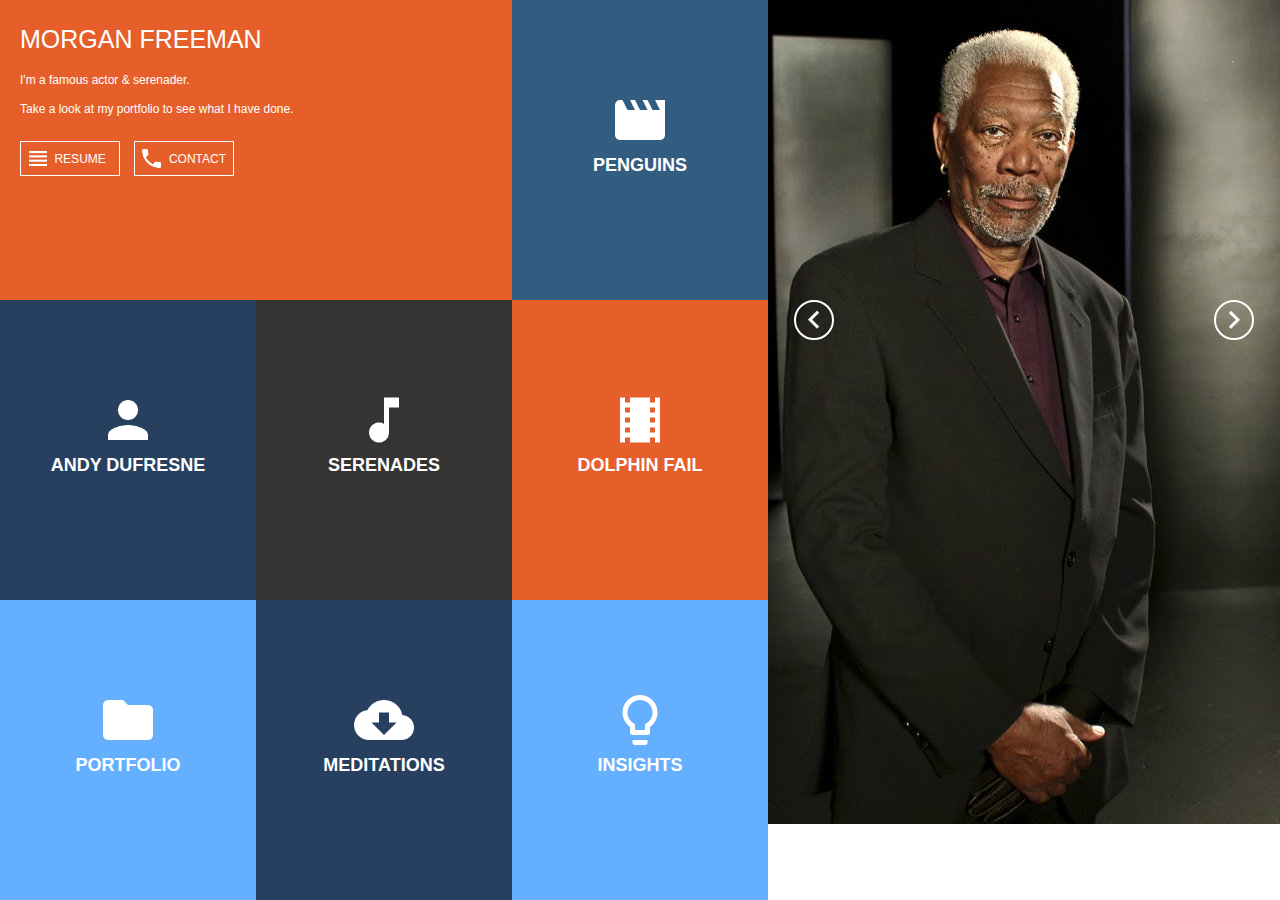
<file: index.html>
<!DOCTYPE html>

<html>
  <head>
    <meta charset="utf-8">
    <link rel="stylesheet" type="text/css" href="normalize.css">
    <link rel="stylesheet" type="text/css" href="main.css">
    <meta name="viewport" content="width=device-width, initial-scale=1">
    <title>Morgan Freeman</title>
  </head>
  <body>
    <section class="container">
      <nav class="boxes">
        <div class="header">
          <h1>MORGAN FREEMAN</h1>
          <h3>I'm a famous actor &amp; serenader.</h3>
          <h3>Take a look at my portfolio to see what I have done.</h3>
          <section class="resume">
            <img class="icon-header" src="icons/ic_view_headline_black_48dp.png" width="25">
            <p>RESUME</p>
          </section>
          <section class="contact">
            <img class="icon-header" src="icons/ic_phone_black_48dp.png" width="25">
            <p>CONTACT</p>
          </section>
        </div>
        <div class="box box1 penguins">
          <img class="icon-boxes" src="icons/ic_movie_creation_black_48dp.png" width="60">
          <h2>Penguins</h2>
        </div>
        <div class="box box2 andy-dufresne">
          <img class="icon-boxes" src="icons/ic_person_black_48dp.png" width="60">
          <h2>Andy Dufresne</h2>
        </div>
        <div class="box box3 serenades">
          <img class="icon-boxes" src="icons/ic_music_note_black_48dp.png" width="60">
          <h2>Serenades</h2>
        </div>
        <div class="box box4 dolphin-fail">
          <img class="icon-boxes" src="icons/ic_local_movies_black_48dp.png" width="60">
          <h2>Dolphin Fail</h2>
        </div>
        <div class="box box5 portfolio">
          <img class="icon-boxes" src="icons/ic_folder_black_48dp.png" width="60">
          <h2>Portfolio</h2>
        </div>
        <div class="box box6 meditations">
          <img class="icon-boxes" src="icons/ic_cloud_download_black_48dp.png" width="60">
          <h2>Meditations</h2>
        </div>
        <div class="box box7 insights">
          <img class="icon-boxes" src="icons/ic_lightbulb_outline_black_48dp.png" width="60">
          <h2>Insights</h2>
        </div>
      </nav>
    </section>
    <section id="hero">
      <img src="morgan-freeman-700w.jpg">
      <img class="icon-img left-arr" src="icons/ic_keyboard_arrow_left_black_48dp.png" width="22">
      <img class="icon-img right-arr" src="icons/ic_keyboard_arrow_right_black_48dp.png" width="22">
    </section>
  </body>
</html>
</file>
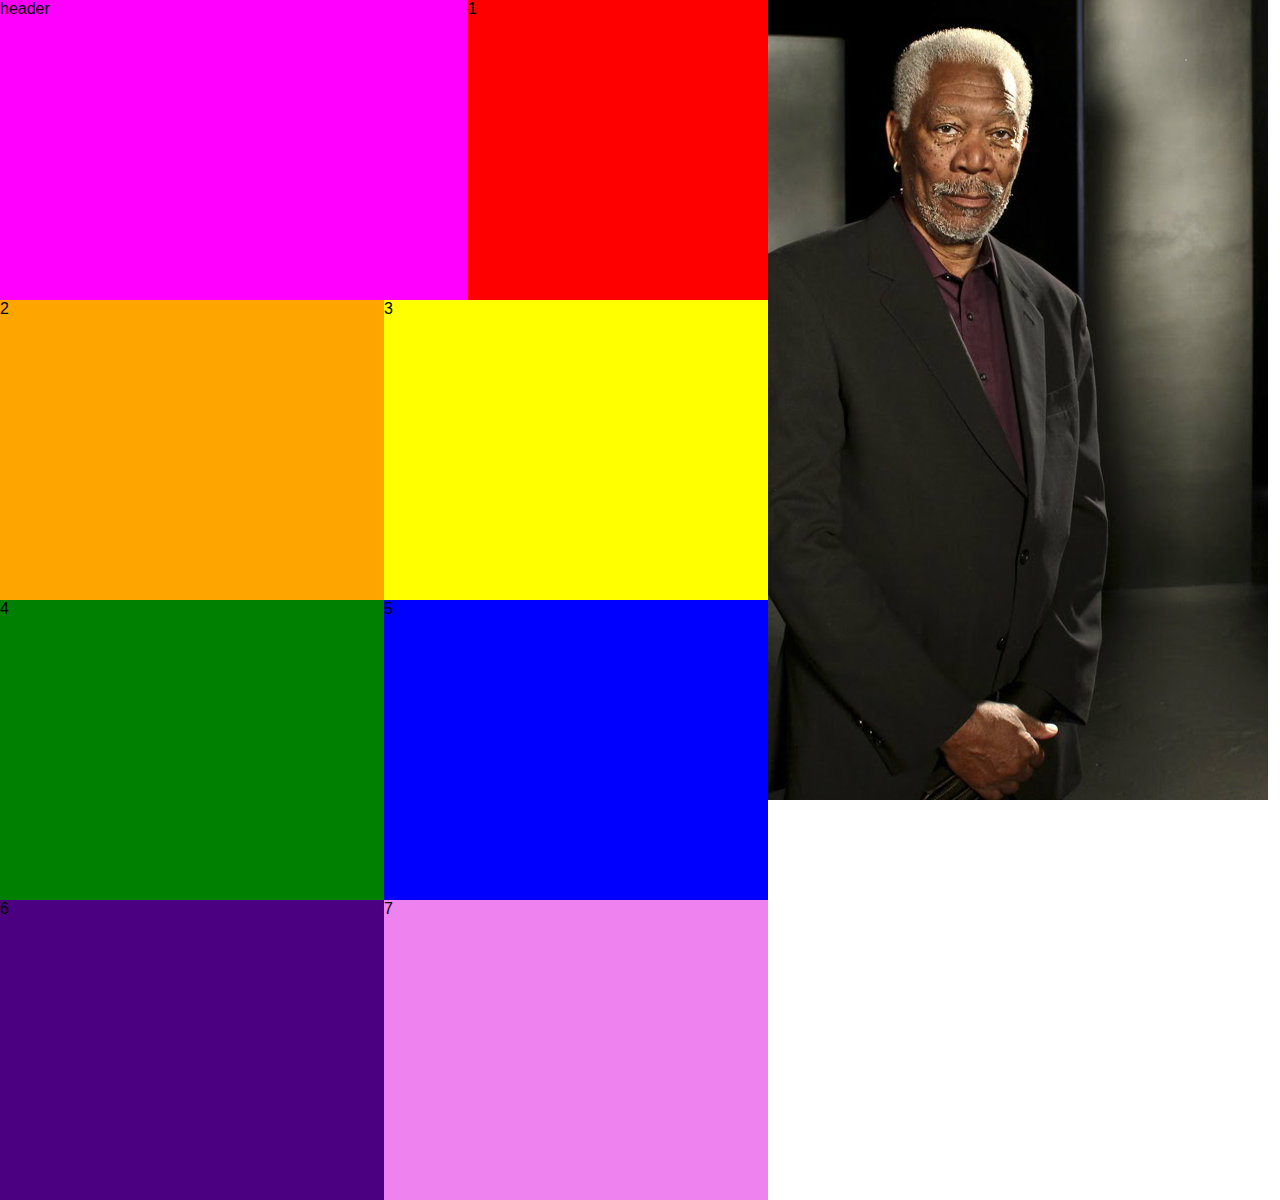
<file: scratch2/index.html>
<!DOCTYPE html>
<html>
  <head>
    <meta charset="utf-8">
    <link rel="stylesheet" type="text/css" href="normalize.css">
    <link rel="stylesheet" type="text/css" href="main.css">
    <meta name="viewport" content="width=device-width, initial-scale=1">
    <title></title>
  </head>
  <body>
    <section class="left-container">
      <section class="left-panel">
        <div class="header">header</div>
        <div class="box box1">1</div>
        <div class="box box2">2</div>
        <div class="box box3">3</div>
        <div class="box box4">4</div>
        <div class="box box5">5</div>
        <div class="box box6">6</div>
        <div class="box box7">7</div>
      </section>
    </section>
    <section class="right-panel">
      <img src="morgan-freeman-500w.jpg">
    </section>
  </body>
</html>
</file>
<file: main.css>
body {
  font-family: "Overpass",sans-serif;
  color: #FFFFFF;
}

.header {
  background-color: #E65F2A;
  padding: 15px 20px;
}

h1 {
  font-weight: 400;
  font-size: 25px;
  margin: 10px 0px 20px 0px;
}

h3 {
  font-weight: 200;
  font-size: 12px;
  margin: 5px 0px 15px 0px;
}


.resume, .contact {
  display: inline-block;
  width: 90px;
  border: 1px solid #FFFFFF;
  margin: 10px 10px 0px 0px;
  padding: 4px;
}

.resume:hover {
  background-color: #ea7648;
  cursor: pointer;
}

.contact:hover{
  background-color: #ea7648;
  cursor: pointer;
}

.icon-header {
  vertical-align: middle;
}

p {
  display: inline-block;
  font-size: 12px;
  margin: 4px 0px 4px 0px;
}

.box {
  width: 100%;
  position: absolute;
  bottom: 0px;
  height: 30px;
  opacity: .6;
}

.box1 {bottom: 180px;}
.box2 {bottom: 150px;}
.box3 {bottom: 120px;}
.box4 {bottom: 90px;}
.box5 {bottom: 60px;}
.box6 {bottom: 30px;}
.box7 {bottom: 0px;}

.box:hover {
  opacity: .9;
  border: 1px solid #FFFFFF;
  cursor: pointer;
}

.icon-boxes {
  display: none;
}

h2 {
  display: inline-block;
  text-indent: 80px;
  font-size: 18px;
  margin: 0px;
  padding: 5px 0px 0px 0px;
}

/*colors source: https://coolors.co/e65f2a-353432-274060-335c81-65afff */
.box1 {background-color: #335C81;}
.box2, .box6 {background-color: #274060;}
.box3 {background-color: #353432;}
.box4 {background-color: #E65F2A;}
.box5, .box7 {background-color: #65AFFF;}

/*icons source: https://www.materialpalette.com/icons*/
.icon-img {
  position: absolute;
  top: 300px;
  border: 2px solid #FFFFFF;
  border-radius: 13px;
}

.left-arr {
  left: 15px;
}

.right-arr {
  right: 15px;
}

.icon-img:hover {
  background-color: #FFFFFF;
  opacity: .3;
  cursor: pointer;
}


@media screen and (min-width: 700px) {

  .container {
    display: inline-block;
    width: 60%;
  }

  .boxes {
    display: flex;
    flex-wrap: wrap;
    height: 100vh;
  }

  .header, .box {
    opacity: 1;
    box-sizing: border-box;
  }

  .header {
    width: 66.666%;
    height: 33.333%;
  }

  .box {
    position: static;
    flex: 1;
    min-width: 33.333%;
    height: 33.333%;
  }

  .icon-boxes {
    display: block;
    position: relative;
    top: 30%;
    margin: 0px auto;
  }

  h2 {
    display: block;
    position: relative;
    top: 30%;
    text-align: center;
    text-transform: uppercase;
    text-indent: 0px;
  }

  #hero {
    float: right;
    width: 40%;
  }

  .icon-img {
    width: 36px;
    border-radius: 20px;
  }

  .left-arr {
    left: 62%
  }

  .right-arr {
    right: 2%
  }

}
</file>
<file: scratch2/main.css>
.left-container {
  width: 60%;
  display: inline-block;
  float: left;
}

.left-panel {
  display: flex;
  flex-wrap: wrap;
  height: 100vh;
}

.right-panel {
  display: inline-block;
  width: 40%;
}

.header {background-color: magenta;}
.box1 {background-color: red;}
.box2 {background-color: orange;}
.box3 {background-color: yellow;}
.box4 {background-color: green;}
.box5 {background-color: blue;}
.box6 {background-color: indigo;}
.box7 {background-color: violet;}

.header, .box {
  min-width: 300px;
  height: 300px;
  /*flex-wrap: wrap;*/
}

.header {
  flex: 2;
}

.box {
  flex: 1;
}
</file>
